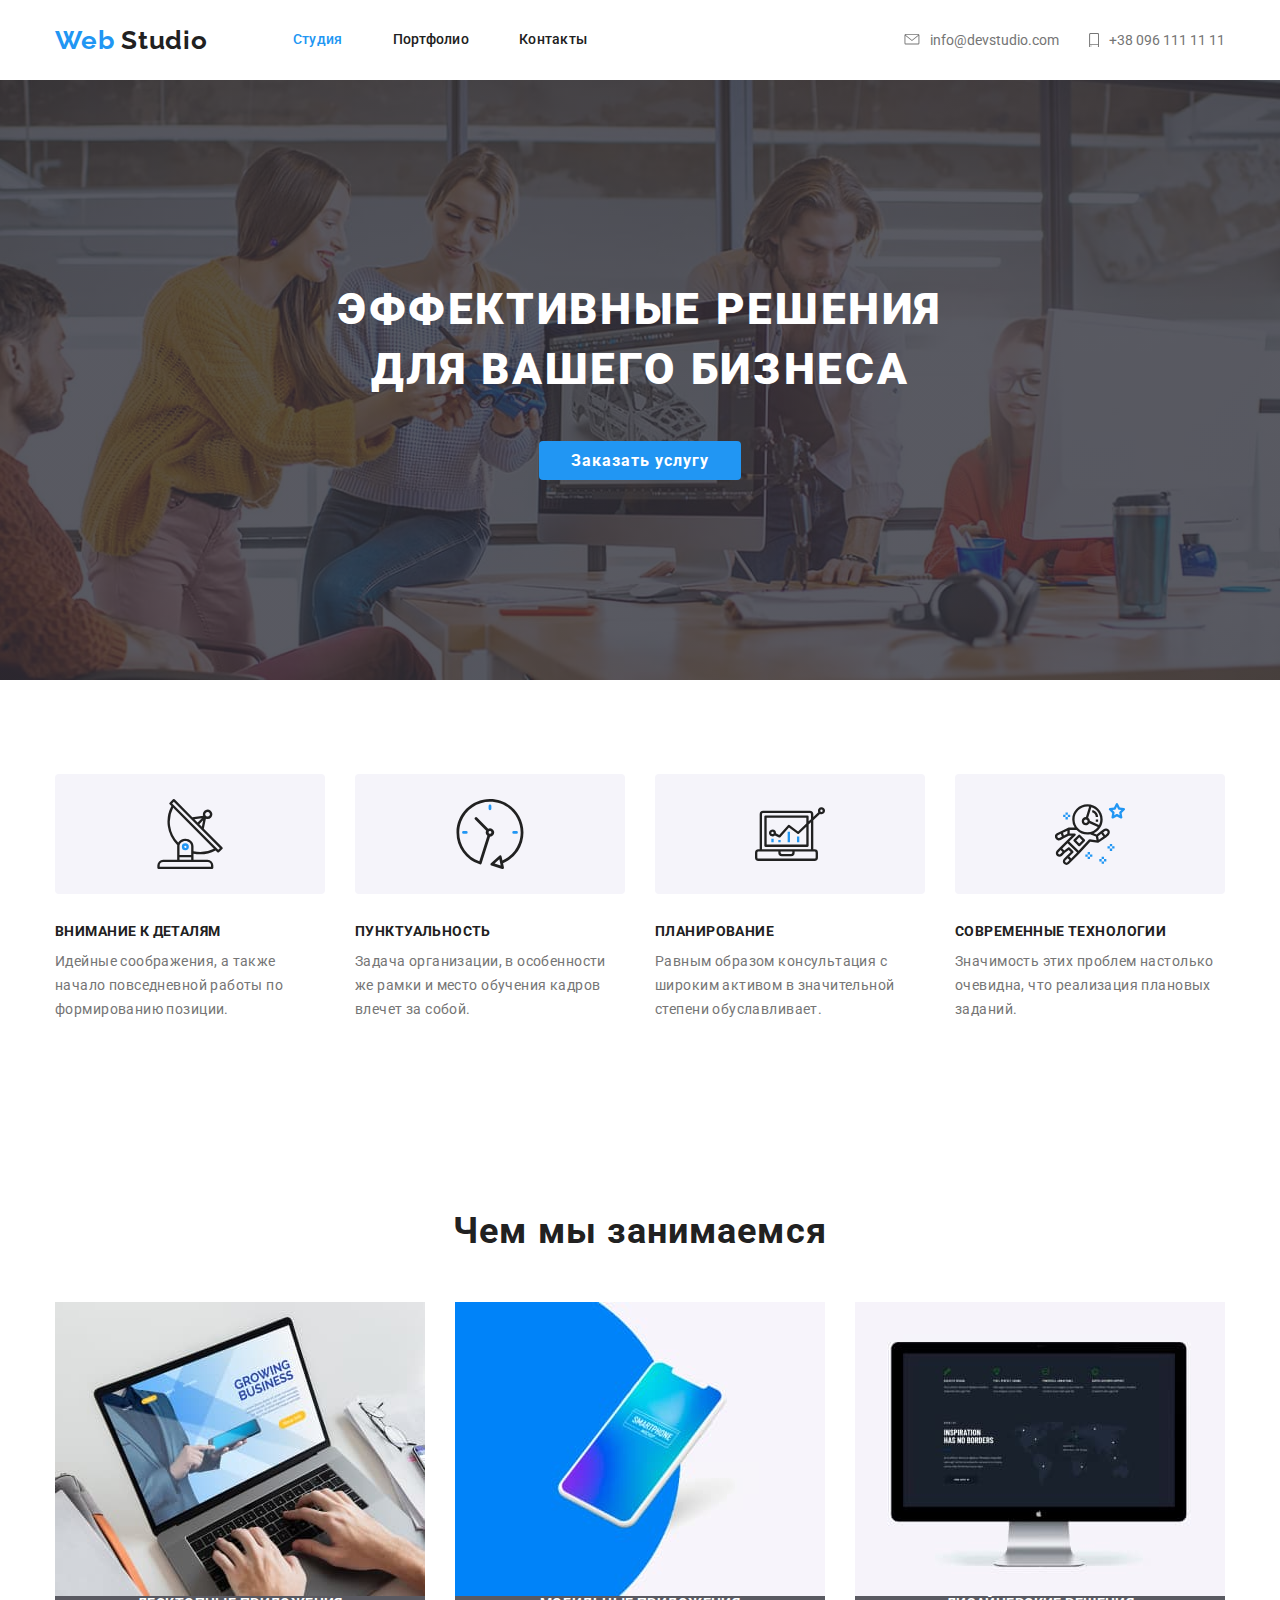
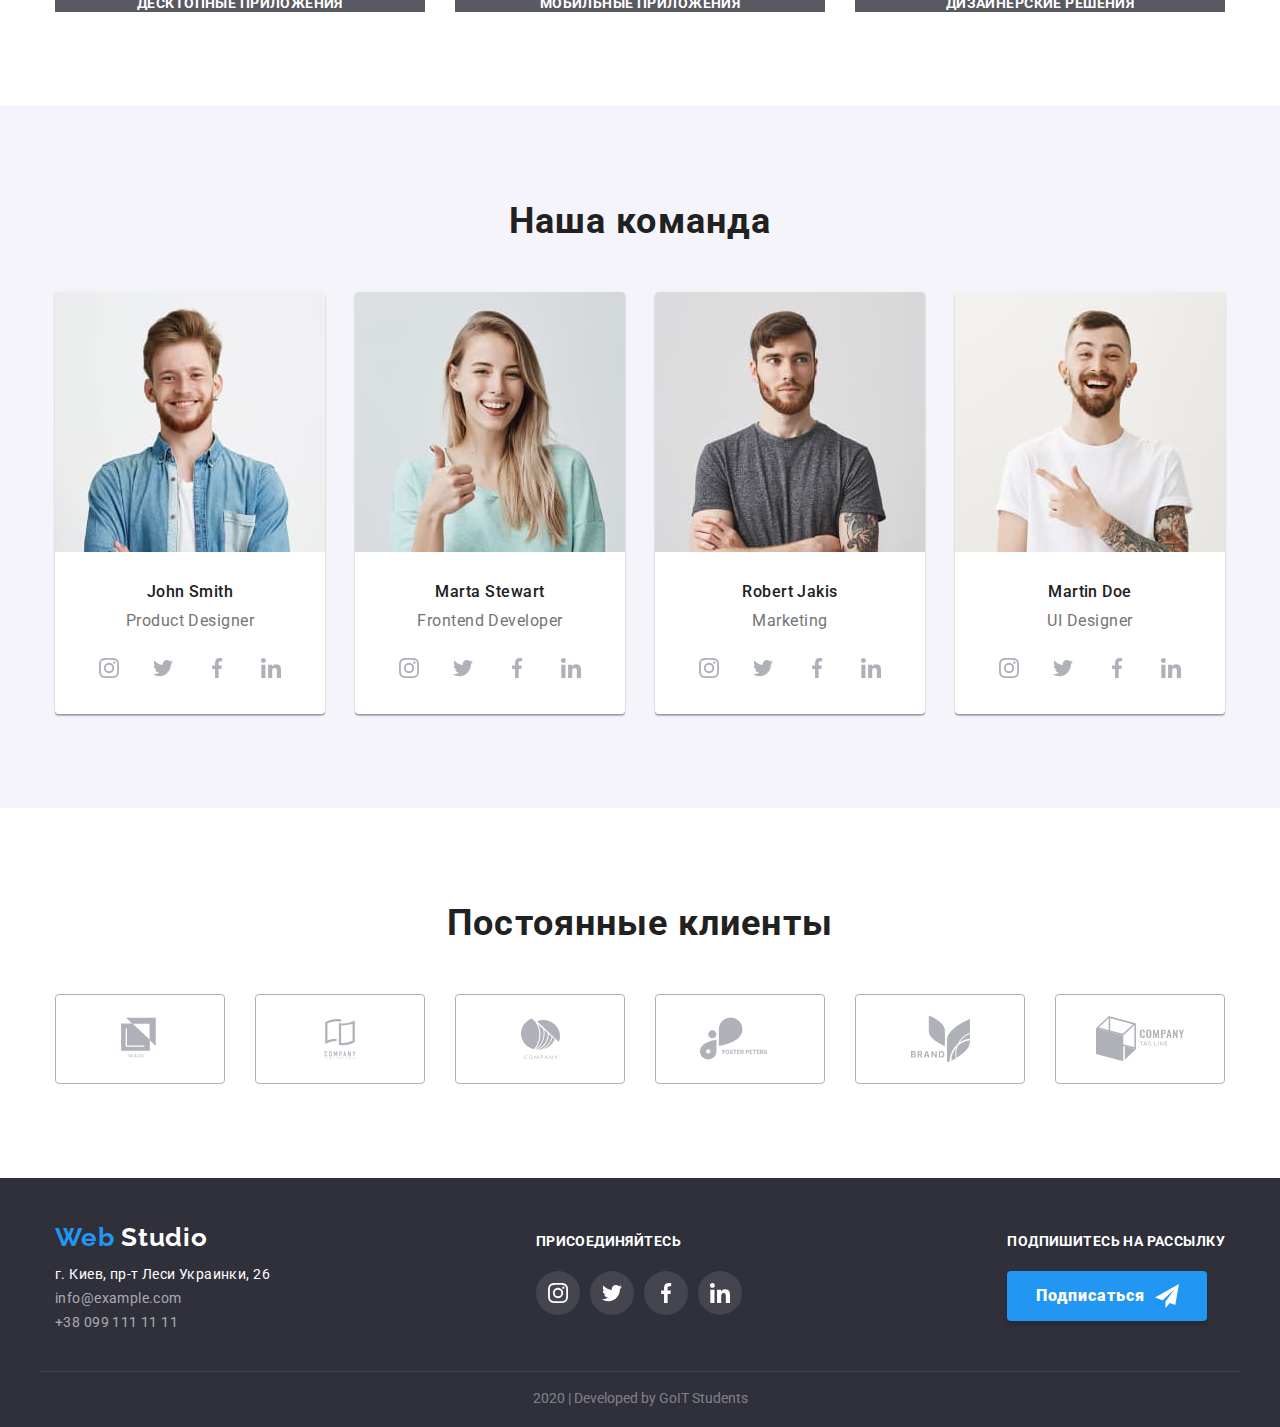
<file: index.html>
<!DOCTYPE html>
<html lang="ru">
  <head>
    <meta charset="UTF-8" />
    <meta name="viewport" content="width=device-width, initial-scale=1.0" />
    <title>Document</title>
    <link
      rel="stylesheet"
      href="https://cdnjs.cloudflare.com/ajax/libs/modern-normalize/0.6.0/modern-normalize.min.css"
    />

    <link
      href="https://fonts.googleapis.com/css2?family=Raleway:wght@700&family=Roboto:wght@400;500;700;900&display=swap"
      rel="stylesheet"
    />
    <link rel="stylesheet" href="./css/common.css" />
    <link rel="stylesheet" href="./css/main.css" />
  </head>
  <body>
    <!-- шапка -->

    <header>
      <div class="container header">
        <div class="logo">
          <a href="./index.html"><span class="logo-left">Web</span> Studio</a>
        </div>
        <nav class="nav">
          <ul class="site-nav">
            <li><a href="./index.html" class="link current">Студия</a></li>
            <li><a href="./portfolio.html" class="link">Портфолио</a></li>
            <li><a href="" class="link">Контакты</a></li>
          </ul>
        </nav>

        <ul class="contacts">
          <li>
            <a href="mailto:info@devstudio.com" class="mail-tel link">
              <svg class="icon-contacts icon-mail">
                <use href="./images/sprite.svg#icon-header-mail"></use>
              </svg>
              info@devstudio.com
            </a>
          </li>
          <li>
            <a href="tel:+380961111111" class="mail-tel link">
              <svg class="icon-contacts icon-phone">
                <use href="./images/sprite.svg#icon-header-phone"></use>
              </svg>
              +38 096 111 11 11
            </a>
          </li>
        </ul>
      </div>
    </header>

    <main>
      <!-- банер (герой) -->
      <section class="hero">
        <h1>эффективные решения <br />для вашего бизнеса</h1>
        <a href="" class="button">Заказать услугу</a>
      </section>

      <!--Раздел "Особенность комании"-->
      <section class="section features">
        <div class="container features">
          <!--Скрыть "Особенность"-->
          <h2 class="visually-hidden">Особенность</h2>
          <!--Возможно необходимо будет заменить на "aria-label" в ссылке-->
          <ul>
            <li class="item">
              <div class="icon-box">
                <svg class="icon">
                  <use href="./images/sprite.svg#icon-feature-antenna"></use>
                </svg>
              </div>
              <h3 class="title">Внимание к деталям</h3>
              <p class="text">
                Идейные соображения, а также начало повседневной работы по
                формированию позиции.
              </p>
            </li>
            <li class="item">
              <div class="icon-box">
                <svg class="icon">
                  <use href="./images/sprite.svg#icon-feature-clock"></use>
                </svg>
              </div>
              <h3 class="title">Пунктуальность</h3>
              <p class="text">
                Задача организации, в особенности же рамки и место обучения
                кадров влечет за собой.
              </p>
            </li>
            <li class="item">
              <div class="icon-box">
                <svg class="icon">
                  <use href="./images/sprite.svg#icon-feature-diagram"></use>
                </svg>
              </div>
              <h3 class="title">Планирование</h3>
              <p class="text">
                Равным образом консультация с широким активом в значительной
                степени обуславливает.
              </p>
            </li>
            <li class="item">
              <div class="icon-box">
                <svg class="icon">
                  <use href="./images/sprite.svg#icon-feature-astronaut"></use>
                </svg>
              </div>
              <h3 class="title">Современные технологии</h3>
              <p class="text">
                Значимость этих проблем настолько очевидна, что реализация
                плановых заданий.
              </p>
            </li>
          </ul>
        </div>
      </section>

      <!--Раздел "Чем мы занимаемся"-->
      <section class="section work">
        <div class="container">
          <h2 class="title">Чем мы занимаемся</h2>
          <ul>
            <li>
              <img
                src="./images/index-work-01.jpg"
                alt="Десктопные приложения"
                width="370"
                height="294"
              />
              <p class="text">Десктопные приложения</p>
            </li>
            <li>
              <img
                src="./images/index-work-02.jpg"
                alt="Мобильные приложения"
                width="370"
                height="294"
              />
              <p class="text">Мобильные приложения</p>
            </li>
            <li>
              <img
                src="./images/index-work-03.jpg"
                alt="Дизайнерские решения"
                width="370"
                height="294"
              />
              <p class="text">Дизайнерские решения</p>
            </li>
          </ul>
        </div>
      </section>

      <!--Раздел "Наша команда"-->
      <section class="section team">
        <div class="container">
          <h2 class="title">Наша команда</h2>
          <ul class="list">
            <li class="team-card">
              <img
                src="./images/index-team-01.jpg"
                alt="John Smith"
                width="270"
                height="260"
              />
              <h3 class="title-name">John Smith</h3>
              <p class="text">Product Designer</p>
              <ul class="social-links">
                <li>
                  <a href="" aria-label="Ссылка на Instagram" class="link">
                    <svg class="icon-social">
                      <use href="./images/sprite.svg#icon-team-instagram"></use>
                    </svg>
                  </a>
                </li>
                <li>
                  <a href="" aria-label="Ссылка на Twitter" class="link">
                    <svg class="icon-social">
                      <use href="./images/sprite.svg#icon-team-twitter"></use>
                    </svg>
                  </a>
                </li>
                <li>
                  <a href="" aria-label="Ссылка на Facebook" class="link">
                    <svg class="icon-social">
                      <use href="./images/sprite.svg#icon-team-facebook"></use>
                    </svg>
                  </a>
                </li>
                <li>
                  <a href="" aria-label="Ссылка на LinkedIn" class="link">
                    <svg class="icon-social">
                      <use href="./images/sprite.svg#icon-team-linkedin"></use>
                    </svg>
                  </a>
                </li>
              </ul>
            </li>
            <li class="team-card">
              <img
                src="./images/index-team-02.jpg"
                alt="Marta Stewart"
                width="270"
                height="260"
              />
              <h3 class="title-name">Marta Stewart</h3>
              <p class="text">Frontend Developer</p>
              <ul class="social-links">
                <li>
                  <a href="" aria-label="Ссылка на Instagram" class="link">
                    <svg class="icon-social">
                      <use href="./images/sprite.svg#icon-team-instagram"></use>
                    </svg>
                  </a>
                </li>
                <li>
                  <a href="" aria-label="Ссылка на Twitter" class="link">
                    <svg class="icon-social">
                      <use href="./images/sprite.svg#icon-team-twitter"></use>
                    </svg>
                  </a>
                </li>
                <li>
                  <a href="" aria-label="Ссылка на Facebook" class="link">
                    <svg class="icon-social">
                      <use href="./images/sprite.svg#icon-team-facebook"></use>
                    </svg>
                  </a>
                </li>
                <li>
                  <a href="" aria-label="Ссылка на LinkedIn" class="link">
                    <svg class="icon-social">
                      <use href="./images/sprite.svg#icon-team-linkedin"></use>
                    </svg>
                  </a>
                </li>
              </ul>
            </li>
            <li class="team-card">
              <img
                src="./images/index-team-03.jpg"
                alt="Robert Jakis"
                width="270"
                height="260"
              />
              <h3 class="title-name">Robert Jakis</h3>
              <p class="text">Marketing</p>
              <ul class="social-links">
                <li>
                  <a href="" aria-label="Ссылка на Instagram" class="link">
                    <svg class="icon-social">
                      <use href="./images/sprite.svg#icon-team-instagram"></use>
                    </svg>
                  </a>
                </li>
                <li>
                  <a href="" aria-label="Ссылка на Twitter" class="link">
                    <svg class="icon-social">
                      <use href="./images/sprite.svg#icon-team-twitter"></use>
                    </svg>
                  </a>
                </li>
                <li>
                  <a href="" aria-label="Ссылка на Facebook" class="link">
                    <svg class="icon-social">
                      <use href="./images/sprite.svg#icon-team-facebook"></use>
                    </svg>
                  </a>
                </li>
                <li>
                  <a href="" aria-label="Ссылка на LinkedIn" class="link">
                    <svg class="icon-social">
                      <use href="./images/sprite.svg#icon-team-linkedin"></use>
                    </svg>
                  </a>
                </li>
              </ul>
            </li>
            <li class="team-card">
              <img
                src="./images/index-team-04.jpg"
                alt="Martin Doe"
                width="270"
                height="260"
              />
              <h3 class="title-name">Martin Doe</h3>
              <p class="text">UI Designer</p>
              <ul class="social-links">
                <li>
                  <a href="" aria-label="Ссылка на Instagram" class="link">
                    <svg class="icon-social">
                      <use href="./images/sprite.svg#icon-team-instagram"></use>
                    </svg>
                  </a>
                </li>
                <li>
                  <a href="" aria-label="Ссылка на Twitter" class="link">
                    <svg class="icon-social">
                      <use href="./images/sprite.svg#icon-team-twitter"></use>
                    </svg>
                  </a>
                </li>
                <li>
                  <a href="" aria-label="Ссылка на Facebook" class="link">
                    <svg class="icon-social">
                      <use href="./images/sprite.svg#icon-team-facebook"></use>
                    </svg>
                  </a>
                </li>
                <li>
                  <a href="" aria-label="Ссылка на LinkedIn" class="link">
                    <svg class="icon-social">
                      <use href="./images/sprite.svg#icon-team-linkedin"></use>
                    </svg>
                  </a>
                </li>
              </ul>
            </li>
          </ul>
        </div>
      </section>

      <!--Раздел "Постоянные клиенты"-->
      <section class="section clients">
        <div class="container">
          <h2 class="title">Постоянные клиенты</h2>
          <ul>
            <li class="link">
              <a href="">
                <svg class="icon-client client-logo-1">
                  <use href="./images/sprite.svg#icon-client-logo-01"></use>
                </svg>
              </a>
            </li>
            <li>
              <a href="">
                <svg class="icon-client client-logo-2">
                  <use href="./images/sprite.svg#icon-client-logo-02"></use>
                </svg>
              </a>
            </li>
            <li>
              <a href="">
                <svg class="icon-client client-logo-3">
                  <use href="./images/sprite.svg#icon-client-logo-03"></use>
                </svg>
              </a>
            </li>
            <li>
              <a href="">
                <svg class="icon-client client-logo-4">
                  <use href="./images/sprite.svg#icon-client-logo-04"></use>
                </svg>
              </a>
            </li>
            <li>
              <a href="">
                <svg class="icon-client client-logo-5">
                  <use href="./images/sprite.svg#icon-client-logo-05"></use>
                </svg>
              </a>
            </li>
            <li>
              <a href="">
                <svg class="icon-client client-logo-6">
                  <use href="./images/sprite.svg#icon-client-logo-06"></use>
                </svg>
              </a>
            </li>
          </ul>
        </div>
      </section>
    </main>

    <!--Футер-->
    <footer class="footer">
      <div class="container">
        <div>
          <!-- LOGO -->
          <a href="./index.html" class="logo"
            ><span class="logo-left">Web</span> Studio</a
          >
          <!-- Адресс компании -->
          <address class="address">
            г. Киев, пр-т Леси Украинки, 26 <br />
            <span class="text">info@example.com<br /></span>
            <span class="text">+38 099 111 11 11</span>
          </address>
        </div>

        <!-- Перечень соц.сетей сайта -->
        <div class="join">
          <b class="join-head">присоединяйтесь</b>
          <ul>
            <li>
              <a href="" aria-label="Ссылка на Instagram" class="link">
                <svg class="icon-social">
                  <use href="./images/sprite.svg#icon-team-instagram"></use>
                </svg>
              </a>
            </li>
            <li>
              <a href="" aria-label="Ссылка на Twitter" class="link">
                <svg class="icon-social">
                  <use href="./images/sprite.svg#icon-team-twitter"></use>
                </svg>
              </a>
            </li>
            <li>
              <a href="" aria-label="Ссылка на Facebook" class="link">
                <svg class="icon-social">
                  <use href="./images/sprite.svg#icon-team-facebook"></use>
                </svg>
              </a>
            </li>
            <li>
              <a href="" aria-label="Ссылка на LinkedIn" class="link">
                <svg class="icon-social">
                  <use href="./images/sprite.svg#icon-team-linkedin"></use>
                </svg>
              </a>
            </li>
          </ul>
        </div>

        <!-- Форма подписки на рассылку через почту -->
        <div>
          <b class="subscription-head">Подпишитесь на рассылку</b>
          <!-- вставить форму -->
          <button type="button" class="button-subscription">
            Подписаться
            <svg class="icon-send">
              <use href="./images/sprite.svg#icon-footer-send"></use>
            </svg>
          </button>
        </div>
      </div>
      <!-- Подпись разработчика -->
      <div class="developers container">
        <p>2020 | Developed by GoIT Students</p>
      </div>
    </footer>
  </body>
</html>
</file>
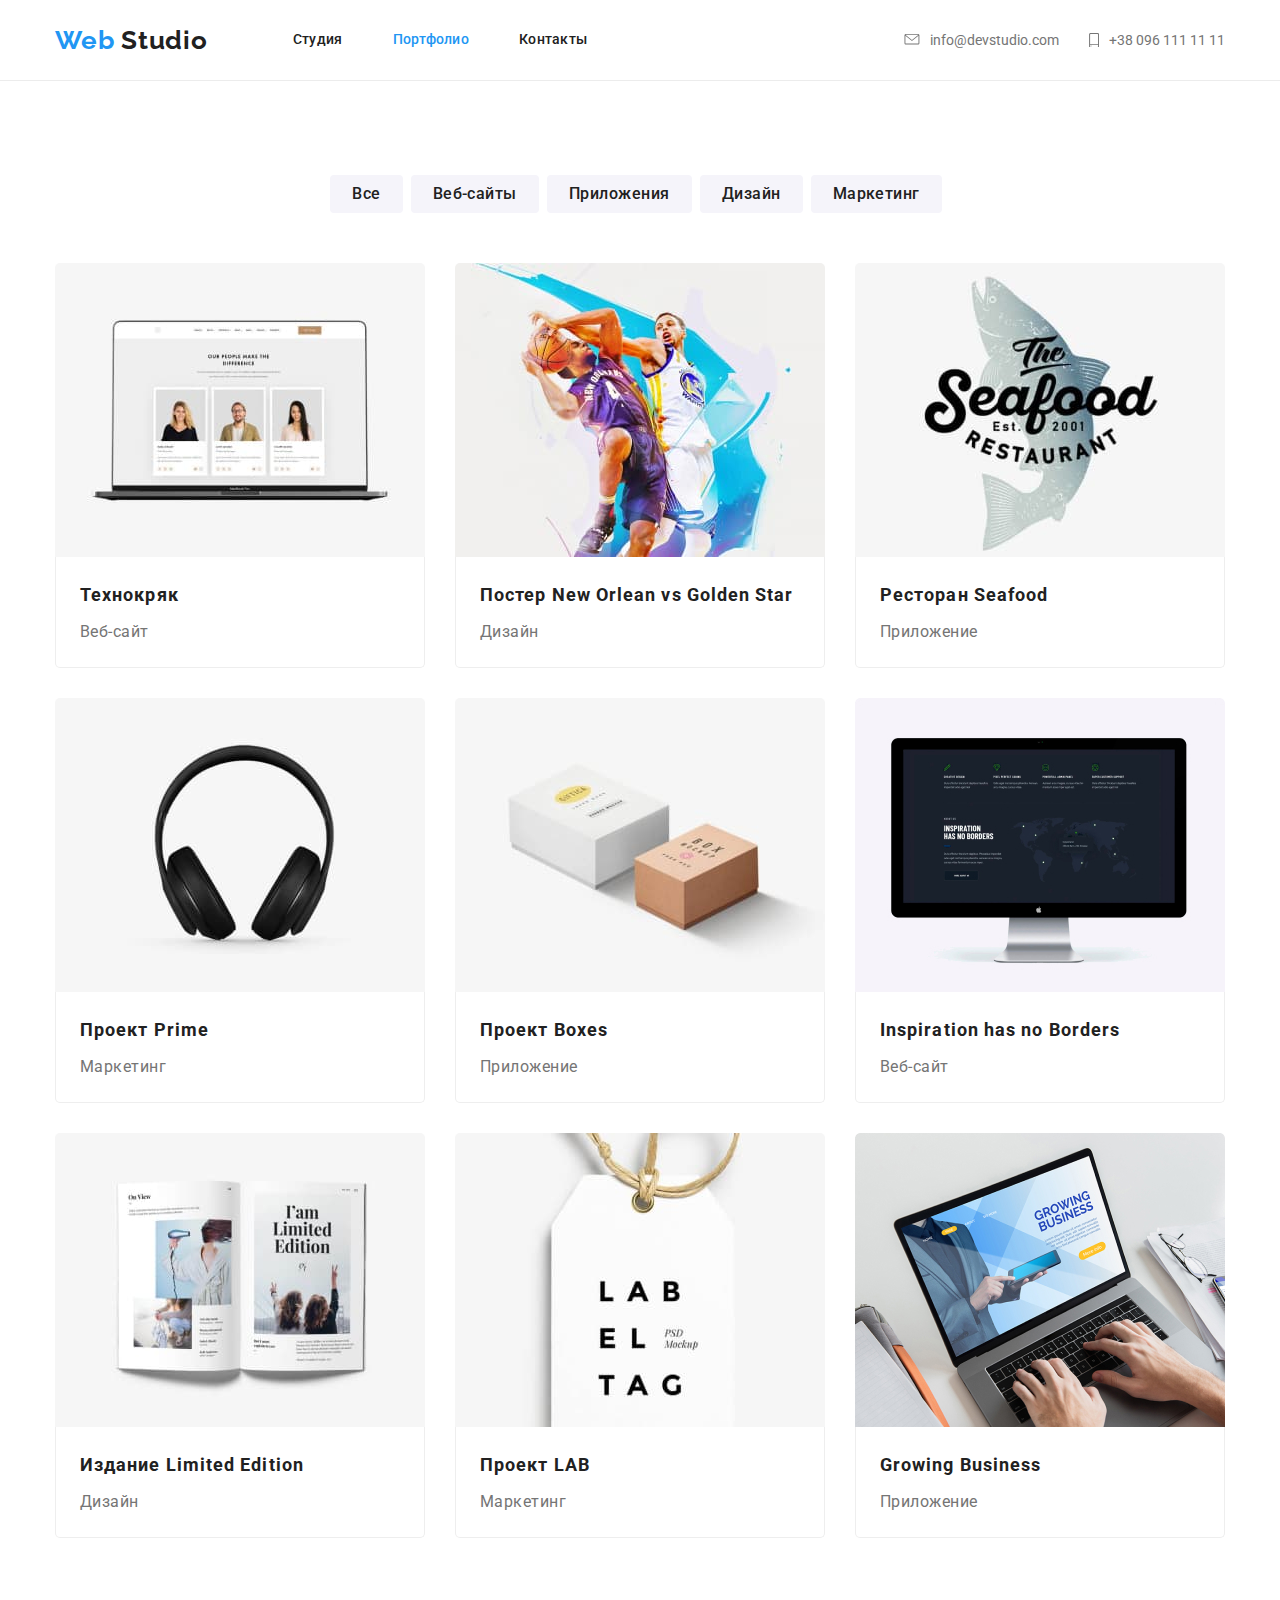
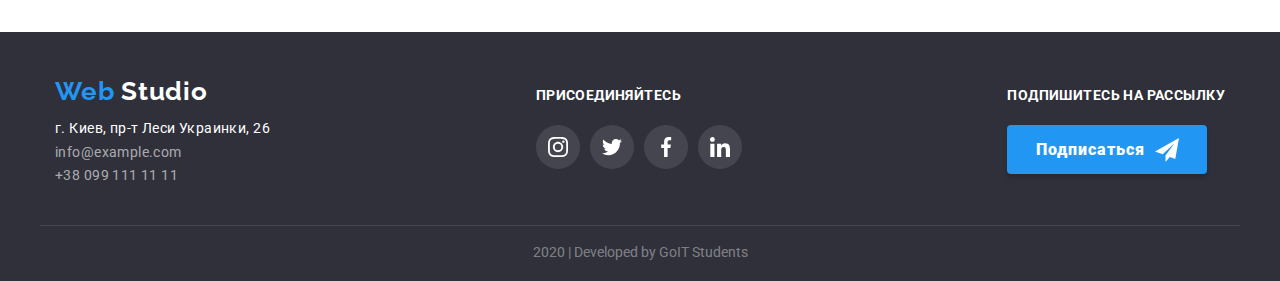
<file: portfolio.html>
<!DOCTYPE html>
<html lang="ru">
  <head>
    <meta charset="UTF-8" />
    <meta name="viewport" content="width=device-width, initial-scale=1.0" />
    <title>Document</title>
    <link
      rel="stylesheet"
      href="https://cdnjs.cloudflare.com/ajax/libs/modern-normalize/0.6.0/modern-normalize.min.css"
    />

    <link
      href="https://fonts.googleapis.com/css2?family=Raleway:wght@700&family=Roboto:wght@400;500;700;900&display=swap"
      rel="stylesheet"
    />

    <link rel="stylesheet" href="./css/common.css" />
    <link rel="stylesheet" href="./css/main.css" />
  </head>

  <body>
    <!-- шапка -->
    <header>
      <div class="container header">
        <div class="logo">
          <a href="./index.html"><span class="logo-left">Web</span> Studio</a>
        </div>
        <nav class="nav">
          <ul class="site-nav">
            <li><a href="./index.html" class="link">Студия</a></li>
            <li>
              <a href="./portfolio.html" class="link current">Портфолио</a>
            </li>
            <li><a href="" class="link">Контакты</a></li>
          </ul>
        </nav>

        <ul class="contacts">
          <li>
            <a href="mailto:info@devstudio.com" class="mail-tel link">
              <svg class="icon-contacts icon-mail">
                <use href="./images/sprite.svg#icon-header-mail"></use>
              </svg>
              info@devstudio.com
            </a>
          </li>
          <li>
            <a href="tel:+380961111111" class="mail-tel link">
              <svg class="icon-contacts icon-phone">
                <use href="./images/sprite.svg#icon-header-phone"></use>
              </svg>
              +38 096 111 11 11
            </a>
          </li>
        </ul>
      </div>
    </header>

    <!-- Портфолио -->
    <main>
      <section class="section portfolio">
        <div class="container">
          <!-- <h1>Наши работы</h1> необходимо скрыть -->
          <h1 class="visually-hidden">Наши работы</h1>
          <ul class="filter">
            <li><button type="button" class="button">Все</button></li>
            <li><button type="button" class="button">Веб-сайты</button></li>
            <li><button type="button" class="button">Приложения</button></li>
            <li><button type="button" class="button">Дизайн</button></li>
            <li><button type="button" class="button">Маркетинг</button></li>
          </ul>
          <ul class="portfolio-cards">
            <li>
              <div class="card-area">
                <a href="">
                  <img
                    src="./images/portfolio-item-01.jpg"
                    alt="Технокряк"
                    width="370"
                  />
                  <div class="card-content">
                    <h2 class="card-title">Технокряк</h2>
                    <p class="card-text">Веб-сайт</p>
                    <p class="card-upper-text">
                      Технокряк это современная площадка распространения
                      коронавируса. Компании используют эту платформу для
                      цифрового шпионажа и атак на защищённые сервера
                      конкурентов.
                    </p>
                  </div>
                </a>
              </div>
            </li>
            <li>
              <div class="card-area">
                <a href=""
                  ><img
                    src="./images/portfolio-item-02.jpg"
                    alt="Постер New Orlean vs Golden Star"
                    width="370"
                  />
                  <div class="card-content">
                    <h2 class="card-title">Постер New Orlean vs Golden Star</h2>
                    <p class="card-text">Дизайн</p>
                    <p class="card-upper-text">
                      Технокряк это современная площадка распространения
                      коронавируса. Компании используют эту платформу для
                      цифрового шпионажа и атак на защищённые сервера
                      конкурентов.
                    </p>
                  </div>
                </a>
              </div>
            </li>
            <li>
              <div class="card-area">
                <a href=""
                  ><img
                    src="./images/portfolio-item-03.jpg"
                    alt="Ресторан Seafood"
                    width="370"
                  />
                  <div class="card-content">
                    <h2 class="card-title">Ресторан Seafood</h2>
                    <p class="card-text">Приложение</p>
                    <p class="card-upper-text">
                      Технокряк это современная площадка распространения
                      коронавируса. Компании используют эту платформу для
                      цифрового шпионажа и атак на защищённые сервера
                      конкурентов.
                    </p>
                  </div>
                </a>
              </div>
            </li>
            <li>
              <div class="card-area">
                <a href=""
                  ><img
                    src="./images/portfolio-item-04.jpg"
                    alt="Проект Prime"
                    width="370"
                  />
                  <div class="card-content">
                    <h2 class="card-title">Проект Prime</h2>
                    <p class="card-text">Маркетинг</p>
                    <p class="card-upper-text">
                      Технокряк это современная площадка распространения
                      коронавируса. Компании используют эту платформу для
                      цифрового шпионажа и атак на защищённые сервера
                      конкурентов.
                    </p>
                  </div>
                </a>
              </div>
            </li>
            <li>
              <div class="card-area">
                <a href=""
                  ><img
                    src="./images/portfolio-item-05.jpg"
                    alt="Проект Boxes"
                    width="370"
                  />
                  <div class="card-content">
                    <h2 class="card-title">Проект Boxes</h2>
                    <p class="card-text">Приложение</p>
                    <p class="card-upper-text">
                      Технокряк это современная площадка распространения
                      коронавируса. Компании используют эту платформу для
                      цифрового шпионажа и атак на защищённые сервера
                      конкурентов.
                    </p>
                  </div>
                </a>
              </div>
            </li>
            <li>
              <div class="card-area">
                <a href=""
                  ><img
                    src="./images/portfolio-item-06.jpg"
                    alt="Inspiration has no Borders"
                    width="370"
                  />
                  <div class="card-content">
                    <h2 class="card-title">Inspiration has no Borders</h2>
                    <p class="card-text">Веб-сайт</p>
                    <p class="card-upper-text">
                      Технокряк это современная площадка распространения
                      коронавируса. Компании используют эту платформу для
                      цифрового шпионажа и атак на защищённые сервера
                      конкурентов.
                    </p>
                  </div>
                </a>
              </div>
            </li>
            <li>
              <div class="card-area">
                <a href=""
                  ><img
                    src="./images/portfolio-item-07.jpg"
                    alt="Издание Limited Edition"
                    width="370"
                  />
                  <div class="card-content">
                    <h2 class="card-title">Издание Limited Edition</h2>
                    <p class="card-text">Дизайн</p>
                    <p class="card-upper-text">
                      Технокряк это современная площадка распространения
                      коронавируса. Компании используют эту платформу для
                      цифрового шпионажа и атак на защищённые сервера
                      конкурентов.
                    </p>
                  </div>
                </a>
              </div>
            </li>
            <li>
              <div class="card-area">
                <a href=""
                  ><img
                    src="./images/portfolio-item-08.jpg"
                    alt="Проект LAB"
                    width="370"
                  />
                  <div class="card-content">
                    <h2 class="card-title">Проект LAB</h2>
                    <p class="card-text">Маркетинг</p>
                    <p class="card-upper-text">
                      Технокряк это современная площадка распространения
                      коронавируса. Компании используют эту платформу для
                      цифрового шпионажа и атак на защищённые сервера
                      конкурентов.
                    </p>
                  </div>
                </a>
              </div>
            </li>
            <li>
              <div class="card-area">
                <a href=""
                  ><img
                    src="./images/portfolio-item-09.jpg"
                    alt="Growing Business"
                    width="370"
                  />
                  <div class="card-content">
                    <h2 class="card-title">Growing Business</h2>
                    <p class="card-text">Приложение</p>
                    <p class="card-upper-text">
                      Технокряк это современная площадка распространения
                      коронавируса. Компании используют эту платформу для
                      цифрового шпионажа и атак на защищённые сервера
                      конкурентов.
                    </p>
                  </div>
                </a>
              </div>
            </li>
          </ul>
        </div>
      </section>
    </main>
    <!--Футер-->
    <footer class="footer">
      <div class="container">
        <div>
          <!-- LOGO -->
          <a href="./index.html" class="logo"
            ><span class="logo-left">Web</span> Studio</a
          >
          <!-- Адресс компании -->
          <address class="address">
            г. Киев, пр-т Леси Украинки, 26 <br />
            <span class="text">info@example.com<br /></span>
            <span class="text">+38 099 111 11 11</span>
          </address>
        </div>

        <!-- Перечень соц.сетей сайта -->
        <div class="join">
          <b class="join-head">присоединяйтесь</b>
          <ul>
            <li>
              <a href="" aria-label="Ссылка на Instagram" class="link">
                <svg class="icon-social">
                  <use href="./images/sprite.svg#icon-team-instagram"></use>
                </svg>
              </a>
            </li>
            <li>
              <a href="" aria-label="Ссылка на Twitter" class="link">
                <svg class="icon-social">
                  <use href="./images/sprite.svg#icon-team-twitter"></use>
                </svg>
              </a>
            </li>
            <li>
              <a href="" aria-label="Ссылка на Facebook" class="link">
                <svg class="icon-social">
                  <use href="./images/sprite.svg#icon-team-facebook"></use>
                </svg>
              </a>
            </li>
            <li>
              <a href="" aria-label="Ссылка на LinkedIn" class="link">
                <svg class="icon-social">
                  <use href="./images/sprite.svg#icon-team-linkedin"></use>
                </svg>
              </a>
            </li>
          </ul>
        </div>

        <!-- Форма подписки на рассылку через почту -->
        <div>
          <b class="subscription-head">Подпишитесь на рассылку</b>
          <!-- вставить форму -->
          <button type="button" class="button-subscription">
            Подписаться
            <svg class="icon-send">
              <use href="./images/sprite.svg#icon-footer-send"></use>
            </svg>
          </button>
        </div>
      </div>
      <!-- Подпись разработчика -->
      <div class="developers container">
        <p>2020 | Developed by GoIT Students</p>
      </div>
    </footer>
  </body>
</html>
</file>
<file: css/common.css>
html {
  box-sizing: border-box;
}

*,
*::before,
*::after {
  box-sizing: inherit;
}

/* задаем основные цвета */
:root {
  --primary-text-color: #757575;
  --main-title-color: #212121;
  --main-accent-color: #2196f3;
  --main-background-color: #ffffff;
  --secondary-background-color: #f5f4fa;
}

/* общие стили для тегов и классов */
body {
  font-family: Roboto, sans-serif;
  font-size: 14px;

  color: var(--primary-text-color);
  background-color: var(--main-background-color);
}

/* убираем все метки со списков */
li {
  list-style: none;
}

/* задаем ссылкам наследуемый цвет */
/* убираем подчеркивание ссылок */
a {
  color: inherit;

  text-decoration: none;
}

/* задаем блочность изображений */
img {
  display: block;
  max-width: 100%;
  height: auto;
}

/* создаем класс для скрытия контента */
.visually-hidden {
  position: absolute;
  width: 1px;
  height: 1px;
  margin: -1px;
  padding: 0;
  border: 0;
  clip: rect(0 0 0 0);
  overflow: hidden;
}

/* задаем ширину контейнера (ранее была 1230px) */
/* задаем основные отступы контейнерам */
.container {
  margin-left: auto;
  margin-right: auto;
  padding-left: 15px;
  padding-right: 15px;

  width: 1200px;
}

/* ВНИМАНИЕ КОСТЫЛИ */
/* помощь для верстки */
/* при финале скрыть */
/* видимость контейнеров */
/* .container,
.section {
  outline: 1px solid tomato;
} */

.card-upper-text {
  position: absolute;
  width: 1px;
  height: 1px;
  margin: -1px;
  padding: 0;
  border: 0;
  clip: rect(0 0 0 0);
  overflow: hidden;
}
/* header {
  background-color: turquoise;
}
section.hero {
  background-color: violet;
}
section.features {
  background-color: wheat;
}
section.work {
  background-color: yellow;
}
section.team {
  background-color: blue;
}
section.clients {
  background-color: coral;
} */

/* header */

/* задаем флекс всему хэдэру */
/* вертикально выравниваем элементы флекса */
/* задаем минимально возможную высоту header */
/* задаем цвет шрифта нафигации */
/* задаем задний фон */
.header.container {
  display: flex;
  align-items: center;
  min-height: 80px;

  color: var(--main-title-color);
}

/* задаем шрифт логотипу */
.logo {
  font-family: Raleway, sans-serif;
  font-weight: 700;
  font-size: 26px;
  line-height: 1.19;
  letter-spacing: 0.03em;
  cursor: pointer;
}

/* задаем правый отступ от логотипа */
.header .logo {
  margin-right: 85px;
}

/* меняем цвет левой части логотипа */
.logo-left {
  color: var(--main-accent-color);
}

/* задаем флекс списку навигации */
/* обнуляем верхний, нижний и левый отступы списка навигации */
.nav > ul {
  display: flex;

  margin-top: 0;
  margin-bottom: 0;
  padding-left: 0;
}

/* задаем правый зазор между элементами навигации */
.site-nav li:not(:last-child) {
  margin-right: 50px;
}

/* задаем строчно-блочный формат элементам навигации */
/* задаем внутрений отступ от верхней и нижней границ header до элементов навигации */
/* задаем шрифт элементам навигации */
.nav .link {
  display: inline-block;
  padding-top: 32px;
  padding-bottom: 32px;

  font-weight: 500;
  line-height: 1.14;
  letter-spacing: 0.02em;
}

/* задаем цвет шрифта элементам навигации */
.nav .link {
  color: var(--main-title-color);
}

/* задаем цвет шрифта текущего элемента навигации */
.link.current {
  color: var(--main-accent-color);
}

/* задаем ховер и фокус элементам навигации */
.link:hover,
.link:focus {
  color: var(--main-accent-color);
  fill: var(--main-accent-color);
  cursor: pointer;
}

/* задаем флекс контактам */
/* убираем верхний, нижний и правый отступ у списка контактов */
/* прижимаем контакты к правой границе header */
.contacts {
  display: flex;
  /* align-items: center; */

  margin-top: 0;
  margin-bottom: 0;
  margin-left: auto;
  padding-left: 0;
}

/* задаем зазор между контактами */
.contacts li:not(:last-child) {
  margin-right: 30px;
}

/* задаем цвет шрифта элементам контактов */
.mail-tel {
  color: var(--primary-text-color);
}

.contacts .mail-tel {
  display: flex;
  align-items: center;
}
.icon-mail {
  width: 16px;
  height: 11.2px;
  margin-right: 10px;
}
.icon-phone {
  width: 10px;
  height: 14.94px;
  margin-right: 10px;
}
.icon-contacts {
  fill: currentColor;
}

/* footer */

/* задаем цвет и задний фон футера */
.footer {
  color: #ffffff;
  background-color: #2f303a;
}
/* Задаем флекс верхней части футера */
.footer .container {
  display: flex;
  align-items: baseline;
  justify-content: space-between;
}

/* задаем логогтипу блочность */
/* задаем логотипу нижний отступ */
.footer .logo {
  display: block;
  margin-bottom: 10px;
  cursor: pointer;
}

/* задаем шрифты адресу */
.footer .address {
  font-style: normal;
  line-height: 1.71;
  letter-spacing: 0.03em;
}

/* меняем цвет шрифта контактам в адресе */
.address .text {
  color: rgba(255, 255, 255, 0.6);
}

/* задаем верхний и нижний отступ разделу "присоединяйтесь" */
.join {
  padding-top: 56px;
  padding-bottom: 56px;
}

/* задаем нижний отступ названиям разделов "присоедняйтесь" и "подпишитесь" */
/* задаем шрифт разделам "присоедняйтесь" и "подпишитесь" */
.join-head,
.subscription-head {
  display: block;
  margin-bottom: 21px;

  line-height: 1.14;
  letter-spacing: 0.03em;
  text-transform: uppercase;
}

/* задаем флекс списку соц.сетей */
/* убираем верхний, нижний и левый зазоры списка соц.сетей */
.join ul {
  display: flex;
  margin-top: 0;
  margin-bottom: 0;
  padding-left: 0;
}

/* задаем правый зазор элементам списка соц.сетей */
.join li:not(:last-child) {
  margin-right: 10px;
}

.footer .link {
  display: flex;
  align-items: center;
  justify-content: center;
  width: 44px;
  height: 44px;
  border-radius: 50%;

  background-color: rgba(255, 255, 255, 0.1);
  color: #ffffff;
}

.footer .icon-social {
  width: 20px;
  height: 20px;
  fill: currentColor;
}
.footer .link:hover,
.footer .link:focus {
  background-color: var(--main-accent-color);
  cursor: pointer;
}

/* убираем верхний и нижний зазоры кнопки "подписатся" */
/* задаем шрифт кнопке "подписатся */
.button-subscription {
  display: flex;
  margin-top: 0;
  margin-bottom: 0;
  padding-top: 10px;
  padding-bottom: 10px;
  padding-left: 29px;
  padding-right: 8px;
  border: none;
  box-shadow: 0px 4px 4px rgba(0, 0, 0, 0.15);
  border-radius: 4px;
  min-width: 200px;

  align-items: center;

  font-weight: 900;
  font-size: 16px;
  line-height: 1.87;
  letter-spacing: 0.06em;
  text-align: start;

  color: currentColor;
  background-color: var(--main-accent-color);
  cursor: pointer;
}

.icon-send {
  width: 24px;
  height: 24px;
  margin-left: 10px;
}

/* задаем верхний и нижний отступ подписи разработчка */
/* задаем верхнюю рамку подписи разработчка */
/* задаем цвет шрифта пдписи разработчика */
.developers {
  padding-top: 18px;
  padding-bottom: 21px;
  border-top: 1px solid rgba(255, 255, 255, 0.1);
  color: rgba(255, 255, 255, 0.4);
}

/* убираем верхний и нижний внешние зазоры пдписи разработчика и горизонтально центруем*/
.developers > p {
  margin-top: 0;
  margin-bottom: 0;
  margin-left: auto;
  margin-right: auto;
}
</file>
<file: css/main.css>
/* общее */
/* цвет текста в заголовках */
.section .title {
  color: var(--main-title-color);
}

/* цвет сопровождающего текста */
.section .text {
  color: var(--primary-text-color);
}

/* нижний отступ между сециями */
.section {
  padding-top: 94px;
  padding-bottom: 94px;
}

/* секция "герой" */
/* задаем размеры секции и отступы + центририуем секцию */
/* добавляем изображение */
/* цвет текста в герое + центровка текста */
.hero {
  padding-top: 200px;
  padding-bottom: 200px;
  margin-left: auto;
  margin-right: auto;
  max-width: 1600px;
  height: 600px;

  text-align: center;

  color: #ffffff;
  background-image: linear-gradient(
      rgba(47, 48, 58, 0.8),
      rgba(47, 48, 58, 0.8)
    ),
    url(../images/index-hero-01.jpg);
  background-repeat: no-repeat;
  background-position: center;
  /* background: rgba(47, 48, 58, 0.8); */
}

/* убираем отступы в заголовке + задаем шрифт */
.hero > h1 {
  margin-top: 0;
  margin-bottom: 46px;

  font-weight: 900;
  font-size: 44px;
  line-height: 1.36;
  letter-spacing: 0.06em;
  text-transform: uppercase;
}

/* задаем шрифт кнопке */
.hero .button {
  box-sizing: border-box;
  padding-top: 10px;
  padding-bottom: 10px;
  padding-left: 32px;
  padding-right: 32px;
  border-radius: 4px;

  font-weight: 700;
  font-size: 16px;
  line-height: 1.87;
  letter-spacing: 0.06em;

  color: #ffffff;
  background-color: var(--main-accent-color);
  cursor: pointer;
}

/* секция "особенность" */
/* добавляем флекс списку */
/* убираем верхний, нижний и левый отступ у списка */
.features ul {
  display: flex;

  margin-top: 0;
  margin-bottom: 0;
  padding-left: 0;
}

/* задаем ширину элементам списка */
/* 4 элемента с зазорами 30px */
.features .item {
  width: calc((100%-90px) / 4);
}

/* задаем отступы между элементами списка */
.features .item:not(:last-child) {
  margin-right: 30px;
}

/* задаем блочность изображению с размерами */
/* задаем отступы под изображением в карточке */
/* задаем радиус рамке */
/* задаем задний фон */
.features .icon-box {
  display: block;
  width: 270px;
  height: 120px;
  margin-bottom: 30px;
  padding-top: 25px;
  padding-bottom: 25px;
  padding-left: 100px;
  padding-right: 100px;
  border-radius: 4px;

  background: var(--secondary-background-color);
}

.features .icon {
  width: 70px;
  height: 70px;
}

/* обнуляем верхний и нижний отсутп заголовка и текста в карточке */
.features h3,
.features p {
  margin-top: 0;
  margin-bottom: 0;
}

/* добавляем нижний отступ заголовка в карточке */
.features h3 {
  margin-bottom: 10px;
}

/* задаем шрифт заголовкам в карточках разделов "особенностей" и "наша команда" */
.features .title,
.work .title-name {
  font-size: 14px;
  line-height: 1.14;
  letter-spacing: 0.03em;
  text-transform: uppercase;
}

/* задаем шрифт сопросовждающему тексту в карточке */
.features .text {
  line-height: 1.71;
  letter-spacing: 0.03em;
}

/* секция "чем мы занимаемся" */
/* задаем шрифт заголовков в разделах "Чем мы занимаемся", "Наша команда", "Постоянные клиенты" */
.section.work .title,
.section.team .title,
.section.clients .title {
  font-size: 36px;
  line-height: 1.17;
  text-align: center;
  letter-spacing: 0.03em;
}

/* обнуляем верхние и нижние отступы в заголовках.ю сопровождающем тексте и списке */
.work h2,
.work p,
.work ul {
  margin-top: 0;
  margin-bottom: 0;
}

/* задаем нижний отступ от общего заголовка */
.work h2 {
  margin-bottom: 50px;
}

/* Задаем флекс списку */
/* обнуляем левый отступ списка */
.work ul {
  display: flex;
  padding-left: 0;
}

/* задаем ширину карточек в списке */
/* 3 карточки с зазоами по 30 px */
.work li {
  width: calc((100%-60px) / 3);
}

/* задаем зазоры между карточками в списке */
.work li:not(:last-child) {
  margin-right: 30px;
}

/* обнуляем нижний отступ от изображения в карточке списка */
.work img {
  margin-bottom: 0;
}

/* задаем шрифт сопровождающему тексту в карточке списка */
/* задаем цвет шрифта сопровождающему тексту в карточке списка */
.section.work .text {
  font-weight: 700;
  line-height: 1.14;
  letter-spacing: 0.03em;
  text-transform: uppercase;
  text-align: center;
  background: rgba(47, 48, 58, 0.8);
  color: #ffffff;
}

/* секция "наша команда */
/* задаем задний фон секции */
.section.team {
  background-color: var(--secondary-background-color);
}

/* обнуляем верхний и нижний отступ с заголовков, абзацев и списков */
.team h2,
.team h3,
.team p,
.team ul {
  margin-top: 0;
  margin-bottom: 0;
}

/* задаем нижний отступ от общего заголовка */
.team h2 {
  margin-bottom: 50px;
}

/* обнуляем левый отступ у списков */
.team ul {
  padding-left: 0;
}

/* центрируем текст заголовков и абзацев */
.team h2,
.team h3,
.team p {
  text-align: center;
}

/* задаем флекс списку команды */
.team .list {
  display: flex;
}

/* задаем ширину каждой карточке члена команды */
/* 4 карточки с тремя зазорами по 30px */
/* задаем тень карточке */
.team-card {
  width: calc((100%-90px) / 4);
  border-radius: 4px;
  overflow: hidden;
  box-shadow: 0px 2px 1px rgba(0, 0, 0, 0.2), 0px 1px 1px rgba(0, 0, 0, 0.14),
    0px 1px 3px rgba(0, 0, 0, 0.12);
  background-color: #ffffff;
}

/* выставляем зазоры между карточками членов команды */
.team-card:not(:last-child) {
  margin-right: 30px;
}

/* задаем нижний отступ от фотографии в карточке члена команды */
.team img {
  margin-bottom: 30px;
}

/* задаем нижний отступ от имени члена команды в карточке */
/* задаем шрифт имени члена команды в карточке */
/* задаем цвет шрифта имени члена команды в карточке */
.team .title-name {
  margin-bottom: 10px;

  font-weight: 500;
  font-size: 16px;
  line-height: 1.19;
  letter-spacing: 0.03em;

  color: var(--main-title-color);
}

/* задаем нижний отступ от профессии в карточке члена команды */
/* задаем шрифт тексту профессии в карточке члена команды */
.team .text {
  margin-bottom: 16px;

  font-size: 16px;
  line-height: 1.19;
  letter-spacing: 0.03em;
}

/* задаем флекс списку соцсетей в карточке члена команды */
/* центруем контент к списку соцсетей в карточке члена команды */
.team .social-links {
  display: flex;
  justify-content: center;
}

/* задаем зазор между соцсетями в карточке члена команды */
.social-links > li:not(:last-child) {
  margin-right: 10px;
}

.social-links > li {
  padding-bottom: 24px;
}

.team .link {
  display: flex;
  align-items: center;
  justify-content: center;
  width: 44px;
  height: 44px;
  color: #afb1b8;
}

.team .icon-social {
  width: 20px;
  height: 20px;
  fill: currentColor;
}

/* задаем фокус списку соцсетей в карточке члена команды */
.team .link:hover,
.team .link:focus {
  color: #ffffff;

  background-color: var(--main-accent-color);
  border-radius: 50%;
  cursor: pointer;
}

/* секция Постоянные клиенты */
/* обнуляем верхний зазор заголовка и задаем нижний */
.clients .title {
  margin-top: 0;
  margin-bottom: 50px;
}

/* задаем флекс списку иконок клиентов */
/* центрируем контент в списке иконок клиентов */
/* обнуляем верхний, левый и нижний зазор списка иконок клиентов */
.clients ul {
  display: flex;
  justify-content: center;

  margin-top: 0;
  margin-bottom: 0;
  padding-left: 0;
}

/* задаем флекс иконкам клиентов для центрирования */
/* задаем размеры блоку иконки и рамку */
/* .clients li {
  display: flex;
  width: 170px;
  height: 90px;
  border: 1px solid #afb1b8;
  border-radius: 4px;
  align-items: center;
  justify-content: center;
  color: #afb1b8;
} */

/* задаем правый отступ между иконками списка клиентов */
.clients li:not(:last-child) {
  margin-right: 30px;
}

.clients a {
  display: flex;
  width: 170px;
  height: 90px;
  border: 1px solid #afb1b8;
  border-radius: 4px;
  align-items: center;
  justify-content: center;
  color: #afb1b8;
}

.clients a:hover,
.clients a:focus {
  border-color: var(--main-accent-color);
  color: var(--main-accent-color);
  cursor: pointer;
}

.icon-client {
  fill: currentColor;
}

.client-logo-1 {
  width: 42.27px;
  /* height: 49.23px; */
}
.client-logo-2 {
  width: 40px;
  /* height: 52px; */
}
.client-logo-3 {
  width: 41px;
  /* height: 42.6px; */
}
.client-logo-4 {
  width: 79.66px;
  /* height: 42.02px; */
}
.client-logo-5 {
  width: 59px;
  /* height: 47px; */
}
.client-logo-6 {
  width: 88.48px;
  /* height: 45.44px; */
}

/* Портфолио */

.portfolio {
  border-top: 1px solid #ececec;
}
/* задаем флекс списку кнопок фильтра */
/* центрируем кнопки фильтра */
/* УБираем верхний, нижнний и левый отступ у списка кнопок фильтра */
.filter {
  display: flex;
  justify-content: center;

  margin-top: 0;
  margin-bottom: 50px;
  padding-left: 0;
}

/* задаем зазор межд кнопками фильтра */
.filter > li {
  margin-right: 8px;
}

/* кнопки-фильтр портфолио */
/* задаем зазор внутри кнопок */
/* задаем внутрений фон и радиус */
/* задаем шрифт кнопок */
.filter .button {
  padding-top: 6px;
  padding-bottom: 6px;
  padding-left: 22px;
  padding-right: 22px;

  border: none;
  background: #f5f4fa;
  border-radius: 4px;

  font-family: inherit;
  font-weight: 500;
  font-size: 16px;
  line-height: 1.62;

  text-align: center;
  letter-spacing: 0.03em;

  color: var(--main-title-color);
}

/* задаем ховер и фокус кнопкам фильтра */
.filter .button:hover,
.filter .button:focus {
  color: #ffffff;
  background-color: var(--main-accent-color);
  box-shadow: 0px 2px 2px rgba(0, 0, 0, 0.12), 0px 1px 2px rgba(0, 0, 0, 0.08),
    0px 3px 1px rgba(0, 0, 0, 0.1);
  cursor: pointer;
}

/* задаем флекс списку работ */
/* задаем перенос флекса */
/* обнуляем верхний, нижний и левый отступы списка работ */
.portfolio-cards {
  display: flex;
  flex-wrap: wrap;

  margin-top: 0;
  margin-bottom: 0;
  padding-left: 0;
}

/* .cards > li {
  width: calc((100%-60px) / 3);
} */

/* задаем правый отступ элементам списка работ */
.portfolio-cards > li:not(:nth-child(3n)) {
  margin-right: 30px;
}

/* задаем нижний отступ элементам списка работ */
.portfolio-cards > li:not(:nth-last-child(-n + 3)) {
  margin-bottom: 30px;
}

/* задаем верхние радиусы карточке списка работ */
/* задаем ширину карточке списка работ */
.card-area {
  border-top-left-radius: 5px;
  border-top-right-radius: 5px;
  overflow: hidden;

  width: 370px;
}

.card-area:focus,
.card-area:hover {
  box-shadow: 1px 4px 6px rgba(0, 0, 0, 0.16), 0px 4px 4px rgba(0, 0, 0, 0.06),
    0px 1px 1px rgba(0, 0, 0, 0.12);
  cursor: pointer;
}

/* задаем внутрение утступы текстового контента карточки списка работ */
/* задаем рамку (кроме верхней) текстовому контенту карточки списка работ */
/* задаем нижние радиусы рамке текстового контента карточки списка работ */
.card-content {
  padding-top: 20px;
  padding-bottom: 20px;
  padding-left: 24px;
  padding-right: 24px;

  border-left: 1px solid #eeeeee;
  border-right: 1px solid #eeeeee;
  border-bottom: 1px solid #eeeeee;

  border-bottom-left-radius: 5px;
  border-bottom-right-radius: 5px;
  overflow: hidden;
}

/* список наших работ */
.card-title {
  margin-top: 0;
  margin-bottom: 4px;

  font-size: 18px;
  line-height: 2;
  letter-spacing: 0.06em;

  color: var(--main-title-color);
}
.card-text {
  margin-top: 0;
  margin-bottom: 0;

  font-size: 16px;
  line-height: 1.87;
  letter-spacing: 0.03em;

  color: var(--primary-text-color);
}
</file>
